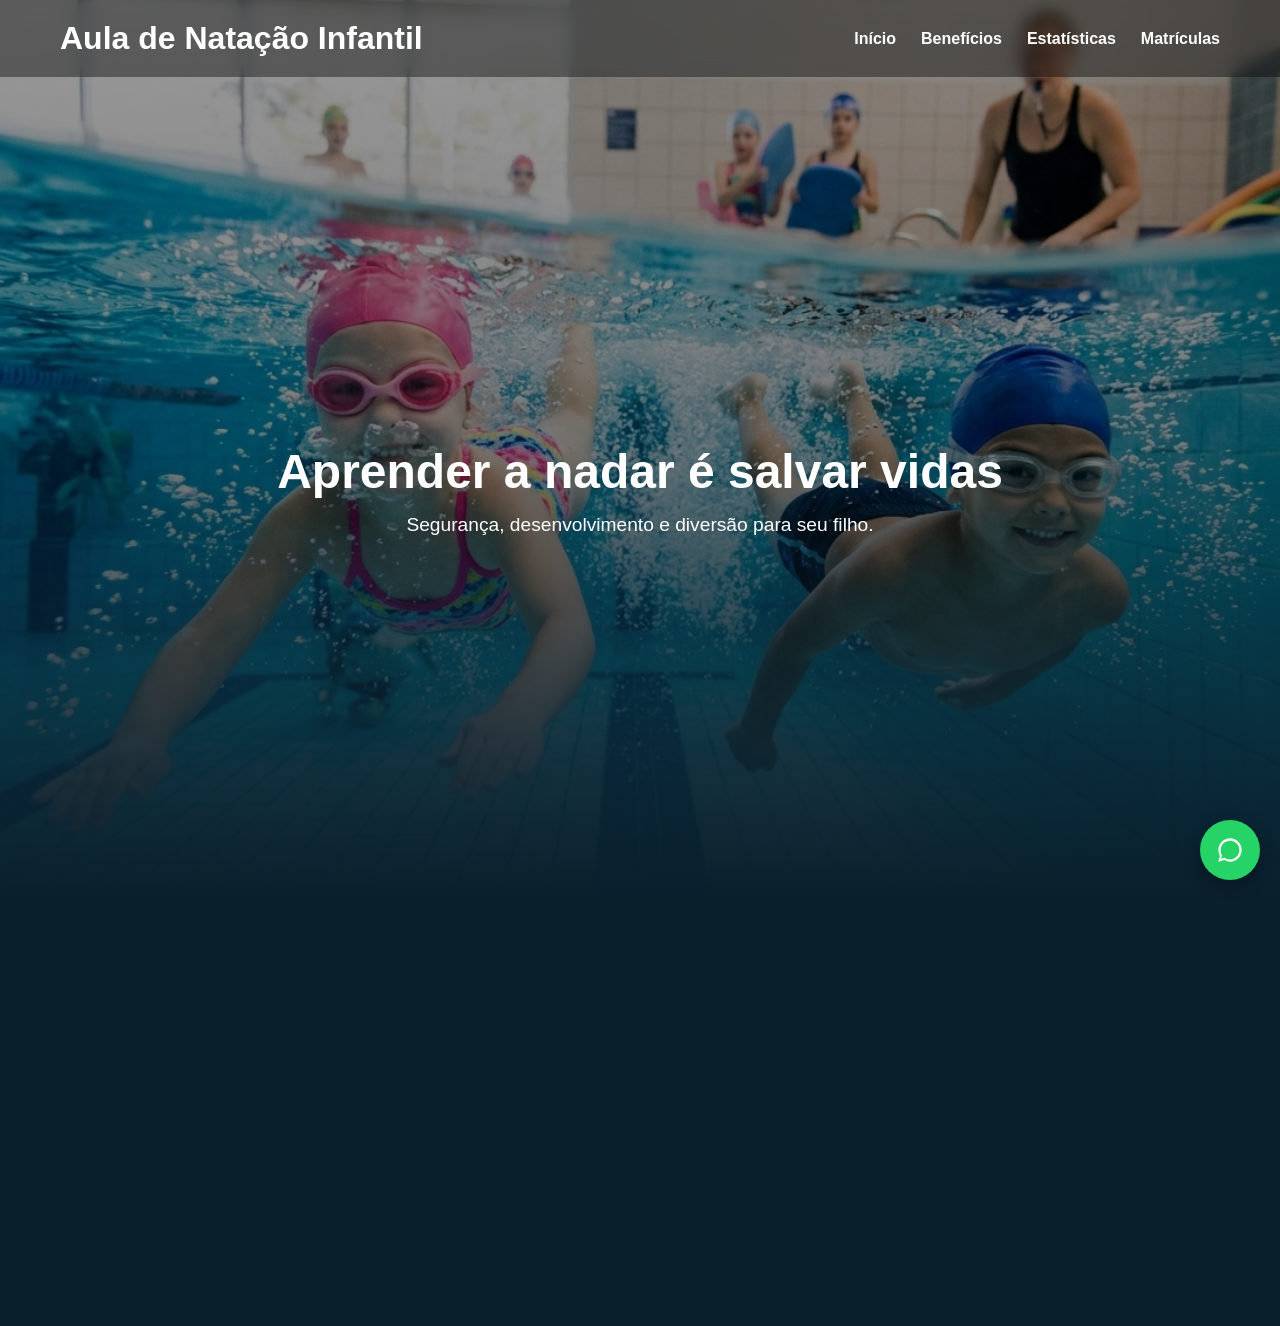
<file: index.html>
<!DOCTYPE html>
<html lang="pt-BR">
<head>
    <meta charset="UTF-8">
    <meta name="viewport" content="width=device-width, initial-scale=1.0">
    <link rel="stylesheet" href="style.css">
    <title>Natação Infatil</title>
</head>

<body>
    <header>
        <div class="logo">
            <h1>Aula de Natação Infantil</h1>
        </div>
        
    <nav>
         <ul>
                <li><a href="index.html">Início</a></li>       <!-- cria uma lista de links de navegação -->
                <li><a href="beneficios.html">Benefícios</a></li>    
                <li><a href="dados.html">Estatísticas</a></li>
                <li><a href="matricula.html">Matrículas</a></li>
            </ul>
    </nav>
    </header>

        <section class="hero">
    <div class="overlay"></div>

    <div class="hero-content" id="heroDefault">
        <h2>Aprender a nadar é salvar vidas</h2>
        <p>Segurança, desenvolvimento e diversão para seu filho.</p>
    </div>

</section>

        <section class="cards-section">
            <div class="container"> 

                <div class="card" data-title="Benefícios da Natação" data-text="A natação melhora coordenação motora, resistência e desenvolvimento respiratório."> 
                    <h3>Benefícios da Natação</h3>
                    <p>Descubra como a natação pode ajudar no desenvolvimento físico e mental.</p>
                    <a href="beneficios.html">
                      <button>Saiba Mais</button>
                        </a>
                </div>

                <div class="card" data-title="Dados sobre Afogamento" data-text="Afogamento é uma das principais causas de morte infantil no Brasil. A prevenção é essencial.">
                    <h3>Dados sobre Afogamento</h3>
                    <p>informações importantes sobre prevenção e segurança infantil.</p>
                    <a href="dados.html"><button>Saiba Mais</button></a>
                </div>

                <div class="card" data-title="Matrículas Abertas" data-text="Entre em contato agora e garanta a vaga do seu filho nas próximas turmas.">
                    <h3>Matrículas Abertas</h3>
                    <p>Garanta a vaga do seu filho e proporcione mais segurança.</p>
                    <a href="matricula.html"><button>Saiba Mais</button></a>
              </div>
            </div>
        </section>
         <!-- BOTÃO WHATSAPP FIXO -->
    <a 
       href="https://wa.me/5565984116409?text=Olá,%20gostaria%20de%20informações%20sobre%20as%20aulas%20de%20natação%20infantil." 
       target="_blank" 
       class="whatsapp-fixo"
       aria-label="Falar no WhatsApp">

       <svg xmlns="http://www.w3.org/2000/svg" width="28" height="28" fill="white" viewBox="0 0 24 24">
           <path d="M12.04 2C6.54 2 2.04 6.5 2.04 12c0 1.77.47 3.5 1.37 5.03L2 22l5.13-1.34A9.96 9.96 0 0012.04 22c5.5 0 10-4.5 10-10S17.54 2 12.04 2zm0 18c-1.54 0-3.05-.4-4.37-1.16l-.31-.18-3.05.8.81-2.97-.2-.31A7.93 7.93 0 014.04 12c0-4.42 3.58-8 8-8s8 3.58 8 8-3.58 8-8 8z"/>
       </svg>

    </a>
        <footer>
             <p>&copy; 2026 Aulas de Natação Infantil | Todos os direitos reservados.</p> 
        </footer>

</body>
</html>
</file>
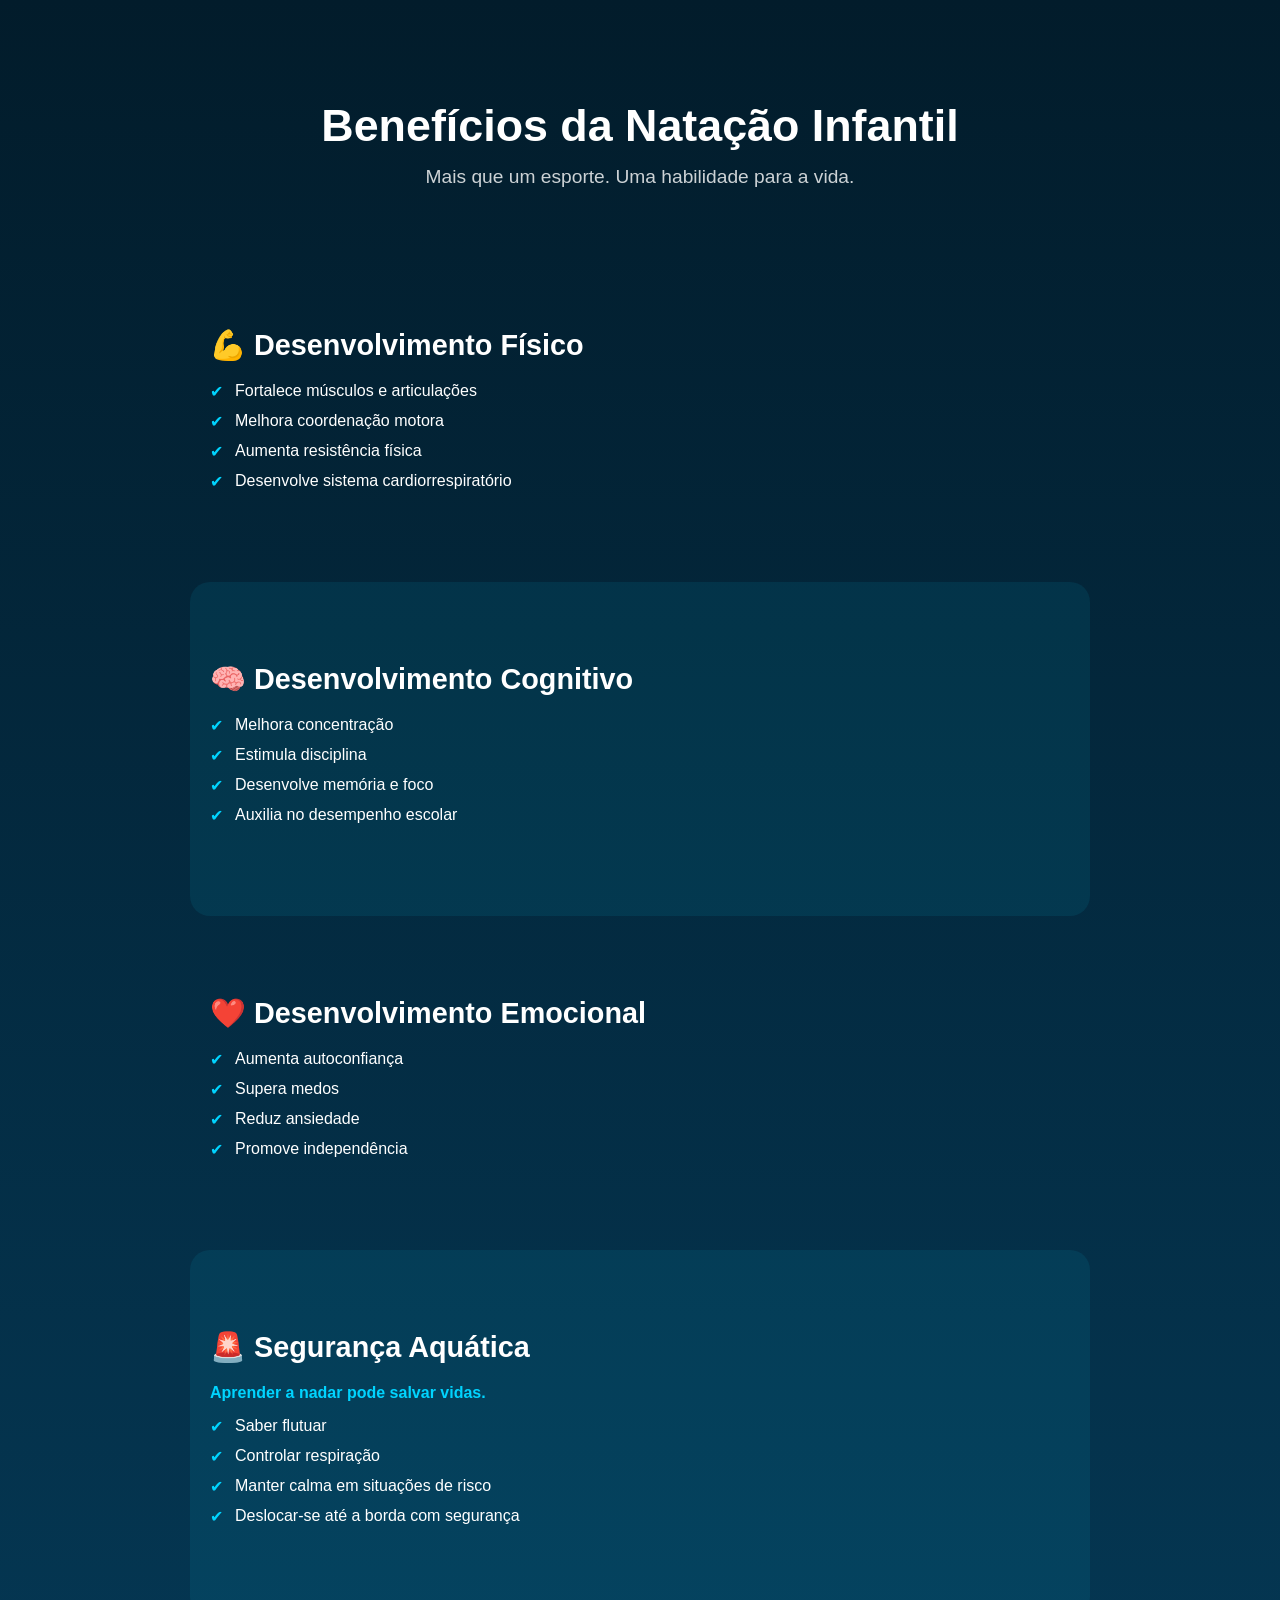
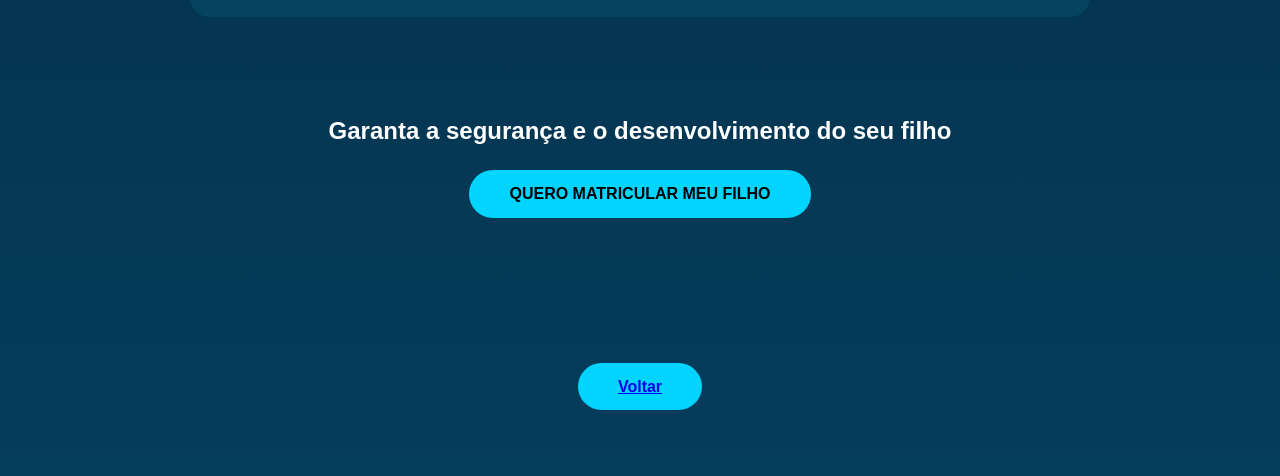
<file: beneficios.html>
<!DOCTYPE html>
<html lang="pt-BR">
<head>
    <meta charset="UTF-8">
    <meta name="viewport" content="width=device-width, initial-scale=1.0">
    <title>Benefícios da Natação</title>
    <link rel="stylesheet" href="beneficios.css">
</head>
<body>
    
    <header class="topo">
    <h1>Benefícios da Natação Infantil</h1>
    <p>Mais que um esporte. Uma habilidade para a vida.</p>
</header>

<section class="secao reveal">
    <h2>💪 Desenvolvimento Físico</h2>
    <ul>
        <li>Fortalece músculos e articulações</li>
        <li>Melhora coordenação motora</li>
        <li>Aumenta resistência física</li>
        <li>Desenvolve sistema cardiorrespiratório</li>
    </ul>
</section>

<section class="secao azul reveal">
    <h2>🧠 Desenvolvimento Cognitivo</h2>
    <ul>
        <li>Melhora concentração</li>
        <li>Estimula disciplina</li>
        <li>Desenvolve memória e foco</li>
        <li>Auxilia no desempenho escolar</li>
    </ul>
</section>

<section class="secao reveal">
    <h2>❤️ Desenvolvimento Emocional</h2>
    <ul>
        <li>Aumenta autoconfiança</li>
        <li>Supera medos</li>
        <li>Reduz ansiedade</li>
        <li>Promove independência</li>
    </ul>
</section>

<section class="secao azul reveal">
    <h2>🚨 Segurança Aquática</h2>
    <p class="destaque">
        Aprender a nadar pode salvar vidas.
    </p>
    <ul>
        <li>Saber flutuar</li>
        <li>Controlar respiração</li>
        <li>Manter calma em situações de risco</li>
        <li>Deslocar-se até a borda com segurança</li>
    </ul>
</section>

<section class="cta reveal">
    <h2>Garanta a segurança e o desenvolvimento do seu filho</h2>
    <a href="matricula.html"><button class="btn-matricula">QUERO MATRICULAR MEU FILHO</button></a>
</section>

<footer class="footer-voltar">
    <a href="index.html" class="btn-matricula">Voltar</a>
</footer>

<script src="beneficios.js"></script>
</body>
</html>
</file>
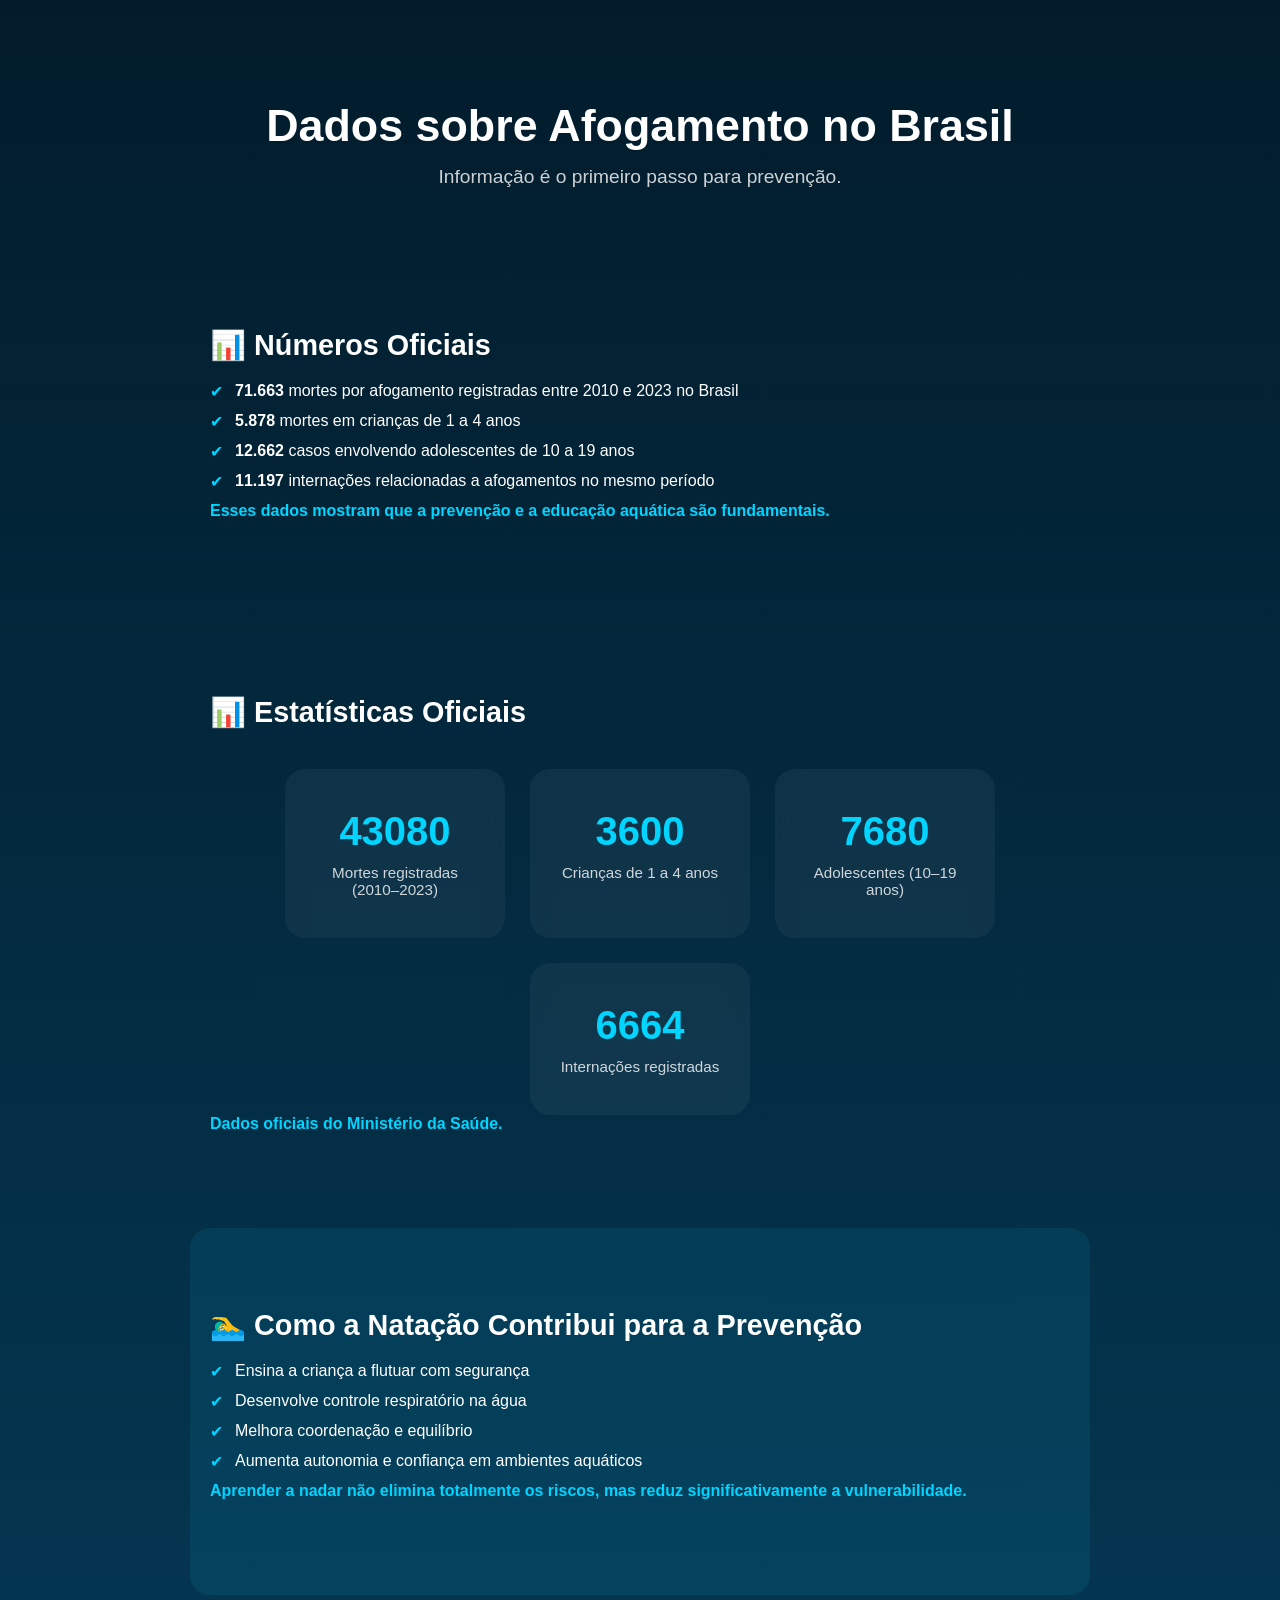
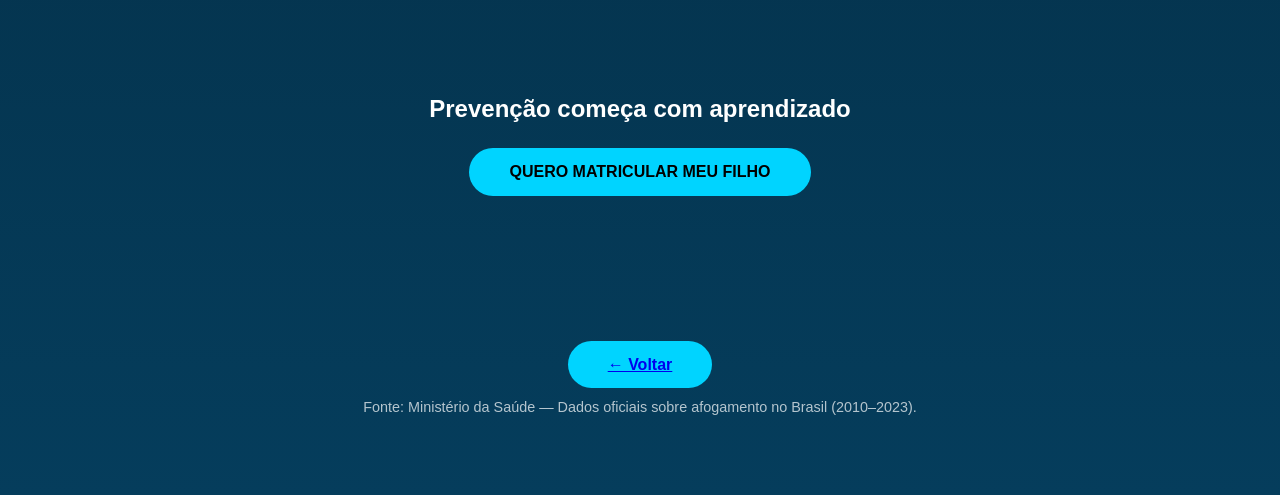
<file: dados.html>
<!DOCTYPE html>
<html lang="pt-BR">
<head>
    <meta charset="UTF-8">
    <meta name="viewport" content="width=device-width, initial-scale=1.0">
    <title>Dados sobre Afogamento</title>
    <link rel="stylesheet" href="beneficios.css">
</head>
<body>

<header class="topo">
    <h1>Dados sobre Afogamento no Brasil</h1>
    <p>Informação é o primeiro passo para prevenção.</p>
</header>

<section class="secao reveal">
    <h2>📊 Números Oficiais</h2>
    <ul>
        <li><strong>71.663</strong> mortes por afogamento registradas entre 2010 e 2023 no Brasil</li>
        <li><strong>5.878</strong> mortes em crianças de 1 a 4 anos</li>
        <li><strong>12.662</strong> casos envolvendo adolescentes de 10 a 19 anos</li>
        <li><strong>11.197</strong> internações relacionadas a afogamentos no mesmo período</li>
    </ul>
    <p class="destaque">
        Esses dados mostram que a prevenção e a educação aquática são fundamentais.
    </p>
</section>

<section class="secao reveal">
    <h2>📊 Estatísticas Oficiais</h2>

    <div class="stats-container">

        <div class="stat-card">
            <h3 class="counter" data-target="71663">0</h3>
            <p>Mortes registradas (2010–2023)</p>
        </div>

        <div class="stat-card">
            <h3 class="counter" data-target="5878">0</h3>
            <p>Crianças de 1 a 4 anos</p>
        </div>

        <div class="stat-card">
            <h3 class="counter" data-target="12662">0</h3>
            <p>Adolescentes (10–19 anos)</p>
        </div>

        <div class="stat-card">
            <h3 class="counter" data-target="11197">0</h3>
            <p>Internações registradas</p>
        </div>

    </div>
    
    <p class="destaque">
        Dados oficiais do Ministério da Saúde.
    </p>
</section>

<section class="secao azul reveal">
    <h2>🏊‍♂️ Como a Natação Contribui para a Prevenção</h2>
    <ul>
        <li>Ensina a criança a flutuar com segurança</li>
        <li>Desenvolve controle respiratório na água</li>
        <li>Melhora coordenação e equilíbrio</li>
        <li>Aumenta autonomia e confiança em ambientes aquáticos</li>
    </ul>
    <p class="destaque">
        Aprender a nadar não elimina totalmente os riscos, mas reduz significativamente a vulnerabilidade.
    </p>
</section>

<section class="cta reveal">
    <h2>Prevenção começa com aprendizado</h2>
    <a href="matricula.html"><button class="btn-matricula">QUERO MATRICULAR MEU FILHO</button></a>
</section>

<footer class="footer-voltar">
    <a href="index.html" class="btn-matricula">← Voltar</a>
    <p style="margin-top: 25px; font-size: 0.9rem; opacity: 0.7;">
        Fonte: Ministério da Saúde — Dados oficiais sobre afogamento no Brasil (2010–2023).
    </p>
</footer>

<script src="beneficios.js"></script>

</body>
</html>
</file>
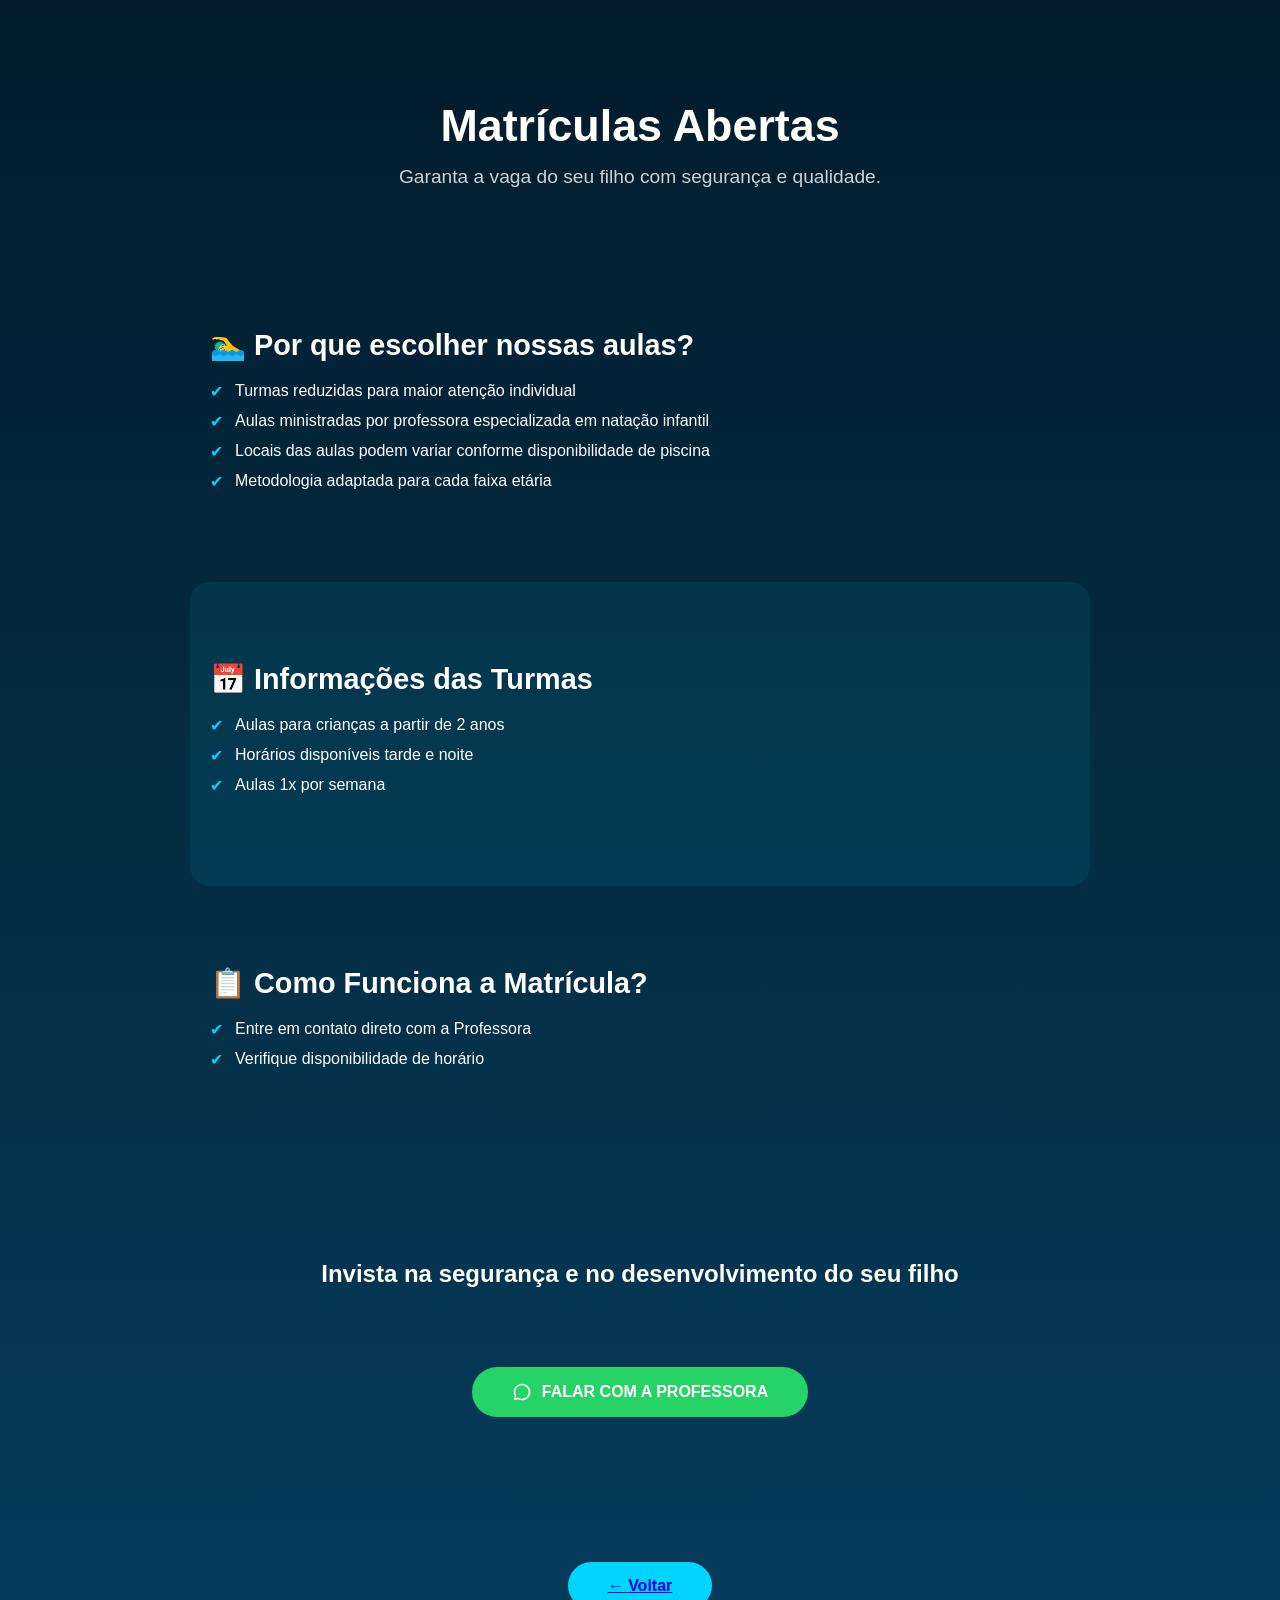
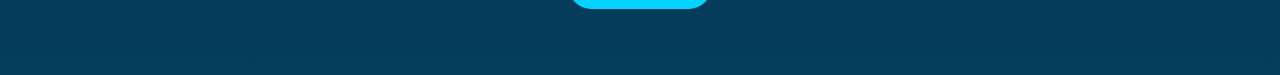
<file: matricula.html>
<!DOCTYPE html>
<html lang="pt-BR">
<head>
    <meta charset="UTF-8">
    <meta name="viewport" content="width=device-width, initial-scale=1.0">
    <title>Matrículas Abertas</title>
    <link rel="stylesheet" href="beneficios.css">
</head>
<body>

<header class="topo">
    <h1>Matrículas Abertas</h1>
    <p>Garanta a vaga do seu filho com segurança e qualidade.</p>
</header>

<section class="secao reveal">
    <h2>🏊‍♂️ Por que escolher nossas aulas?</h2>
    <ul>
        <li>Turmas reduzidas para maior atenção individual</li>
        <li>Aulas ministradas por professora especializada em natação infantil</li>
        <li>Locais das aulas podem variar conforme disponibilidade de piscina</li>
        <li>Metodologia adaptada para cada faixa etária</li>
    </ul>
</section>

<section class="secao azul reveal">
    <h2>📅 Informações das Turmas</h2>
    <ul>
        <li>Aulas para crianças a partir de 2 anos</li>
        <li>Horários disponíveis tarde e noite</li>
        <li>Aulas 1x por semana</li>
    </ul>
</section>

<section class="secao reveal">
    <h2>📋 Como Funciona a Matrícula?</h2>
    <ul>
        <li>Entre em contato direto com a Professora</li>
        <li>Verifique disponibilidade de horário</li>
    </ul>
</section>

<section class="cta reveal">
    <h2>Invista na segurança e no desenvolvimento do seu filho</h2><br><br>
<br>
    <a 
   href="https://wa.me/5565984116409?text=Olá,%20gostaria%20de%20informações%20sobre%20as%20aulas%20de%20natação%20infantil." 
   target="_blank" 
     class="btn-whatsapp">

   <svg xmlns="http://www.w3.org/2000/svg" width="20" height="20" fill="white" viewBox="0 0 24 24">
       <path d="M12.04 2C6.54 2 2.04 6.5 2.04 12c0 1.77.47 3.5 1.37 5.03L2 22l5.13-1.34A9.96 9.96 0 0012.04 22c5.5 0 10-4.5 10-10S17.54 2 12.04 2zm0 18c-1.54 0-3.05-.4-4.37-1.16l-.31-.18-3.05.8.81-2.97-.2-.31A7.93 7.93 0 014.04 12c0-4.42 3.58-8 8-8s8 3.58 8 8-3.58 8-8 8z"/>
   </svg>

   FALAR COM A PROFESSORA
</a>
</a>
</section>

<footer class="footer-voltar">
    <a href="index.html" class="btn-matricula">← Voltar</a>
</footer>

<script src="beneficios.js"></script>

</body>
</html>
</file>
<file: style.css>
/* RESET */
* {
    margin: 0;
    padding: 0;
    box-sizing: border-box;
}

html, body {
    height: 100%;
    font-family: Arial, Helvetica, sans-serif;
    overflow-x: hidden;
    margin: 0;
    background-color: #0a1f2c;
}

/* HEADER */
header {
    position: fixed;
    top: 0;
    width: 100%;
    padding: 20px 60px;

    display: flex;
    justify-content: space-between;
    align-items: center;

    background: rgba(0, 0, 0, 0.4);
    backdrop-filter: blur(8px);

    color: white;
    z-index: 1000;
}

nav ul {
    list-style: none;
    display: flex;
    gap: 25px;
}

nav a {
    text-decoration: none;
    color: white;
    font-weight: bold;
    transition: 0.3s;
}

nav a:hover {
    color: #00d4ff;
}

/* HERO */
.hero {
    height: 100vh;
    width: 100%;

    background-image: url("backgroudimg.png");
    background-size: cover;
    background-position: center;
    background-repeat: no-repeat;

    display: flex;
    justify-content: center;
    align-items: center;
    text-align: center;

    position: relative;
    padding-top: 80px;
}

.overlay {
    position: absolute;
    inset: 0;

    background: linear-gradient(
        to bottom,
        rgba(0,0,0,0.4) 0%,
        rgba(0,0,0,0.5) 50%,
        rgba(10,31,44,0.9) 85%,
        #0a1f2c 100%
    );

    z-index: 1;
}

.hero-content {
    position: relative;
    color: white;
    z-index: 2;
}

.hero-content h2 {
    font-size: 3rem;
}

.hero-content p {
    margin-top: 15px;
    font-size: 1.2rem;
}

/* CARDS */
.cards-section {
    padding: 100px 20px 80px 20px;
    display: flex;
    justify-content: center;
    background: #0a1f2c;
}

.container {
    display: flex;
    gap: 30px;
    flex-wrap: wrap;
    justify-content: center;
}

.card {
    width: 300px;
    padding: 30px;
    border-radius: 20px;

    background: rgba(255, 255, 255, 0.2);
    backdrop-filter: blur(20px);
    -webkit-backdrop-filter: blur(20px);

    border: 1px solid rgba(255, 255, 255, 0.4);

    box-shadow: 0 8px 32px rgba(0, 0, 0, 0.3);

    color: white;
    text-align: center;

    transition: 0.4s;
}

.card:hover {
    transform: translateY(-10px);
}

.card button {
    margin-top: 15px;
    padding: 10px 20px;
    border-radius: 20px;
    border: none;
    cursor: pointer;
    background: #00d4ff;
    font-weight: bold;
}

footer {
    text-align: center;
    padding: 20px;
    background: #0a1f2c;
    color: white;
}

/* BOTÃO WHATSAPP FIXO */

.whatsapp-fixo {
    position: fixed;
    bottom: 20px;
    right: 20px;
    width: 60px;
    height: 60px;
    background: #25D366;
    border-radius: 50%;
    display: flex;
    align-items: center;
    justify-content: center;
    box-shadow: 0 5px 15px rgba(0,0,0,0.3);
    z-index: 999;
    transition: 0.3s ease;
}

.whatsapp-fixo:hover {
    transform: scale(1.1);
    background: #1ebe5d;
}

/* Para fazer funcionar mobile */
@media (max-width: 768px) {

    header {
        flex-direction: column;
        text-align: center;
        gap: 15px;
    }

    nav ul {
        flex-direction: column;
        gap: 10px;
    }

    .card {
        width: 90%;
    }

    .hero-content h2 {
        font-size: 2rem;
    }
}
</file>
<file: beneficios.css>
* {
    margin: 0;
    padding: 0;
    box-sizing: border-box;
}

body {
    font-family: Arial, sans-serif;
    background: linear-gradient(to bottom, #021c2b, #053d5c);
    color: white;
}

.topo {
    text-align: center;
    padding: 100px 20px 60px;
}

.topo h1 {
    font-size: 2.8rem;
}

.topo p {
    margin-top: 15px;
    font-size: 1.2rem;
    opacity: 0.8;
}

.secao {
    padding: 80px 20px;
    max-width: 900px;
    margin: auto;
}

.secao h2 {
    margin-bottom: 20px;
    font-size: 1.8rem;
}

.secao ul {
    list-style: none;
}

.secao li {
    margin-bottom: 12px;
    padding-left: 25px;
    position: relative;
}

.secao li::before {
    content: "✔";
    position: absolute;
    left: 0;
    color: #00d4ff;
}

.azul {
    background: rgba(0, 212, 255, 0.08);
    border-radius: 20px;
}

.destaque {
    font-weight: bold;
    margin-bottom: 15px;
    color: #00d4ff;
}

.cta {
    text-align: center;
    padding: 100px 20px;
}

.btn-matricula {
    margin-top: 25px;
    padding: 15px 40px;
    font-size: 1rem;
    border: none;
    border-radius: 40px;
    background: #00d4ff;
    cursor: pointer;
    font-weight: bold;
    transition: 0.3s;
}

.btn-matricula:hover {
    transform: scale(1.08);
    background: #00d4ff;
}

.footer-voltar {
    text-align: center;
    padding: 60px 20px 80px;
}

.voltar:hover {
    opacity: 1;
    

}

.reveal {
    opacity: 0;
    transform: translateY(40px);
    transition: 0.8s ease;
}

.reveal.active {
    opacity: 1;
    transform: translateY(0);
}

/* ESTATÍSTICAS */

.stats-container {
    display: flex;
    flex-wrap: wrap;
    gap: 25px;
    justify-content: center;
    margin-top: 40px;
}

.stat-card {
    background: rgba(255, 255, 255, 0.05);
    padding: 40px 30px;
    border-radius: 20px;
    text-align: center;
    width: 220px;
    backdrop-filter: blur(10px);
    transition: 0.3s;
}

.stat-card:hover {
    transform: translateY(-8px);
}

.stat-card h3 {
    font-size: 2.5rem;
    color: #00d4ff;
}

.stat-card p {
    margin-top: 10px;
    font-size: 0.95rem;
    opacity: 0.8;
}

/* BOTÃO WHATSAPP */

.btn-whatsapp {
    display: inline-flex;
    align-items: center;
    gap: 10px;
    margin-top: 25px;
    padding: 15px 40px;
    font-size: 1rem;
    border-radius: 40px;
    background: #25D366; /* verde oficial WhatsApp */
    color: white;
    text-decoration: none;
    font-weight: bold;
    transition: 0.3s ease;
}

.btn-whatsapp:hover {
    transform: scale(1.08);
    background: #1ebe5d;
}

.btn-whatsapp .icon {
    font-size: 1.2rem;
}
</file>
